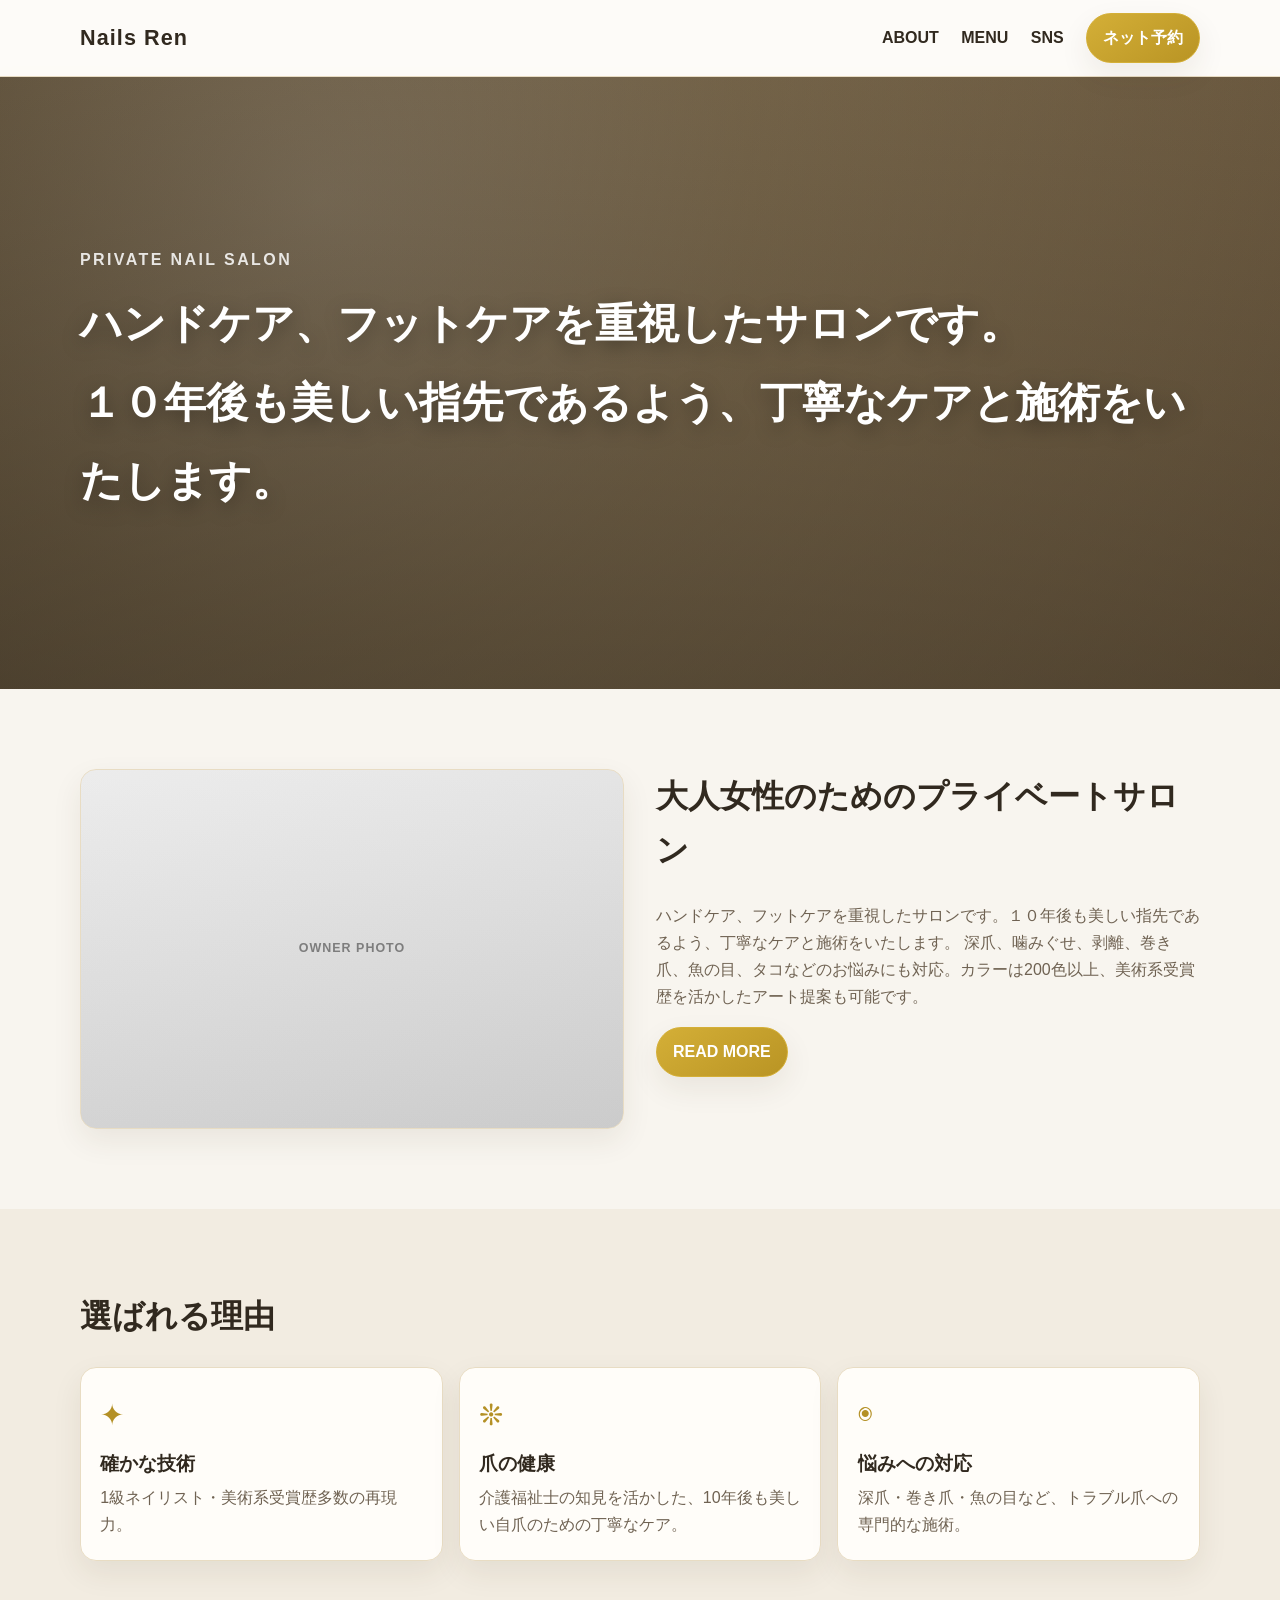
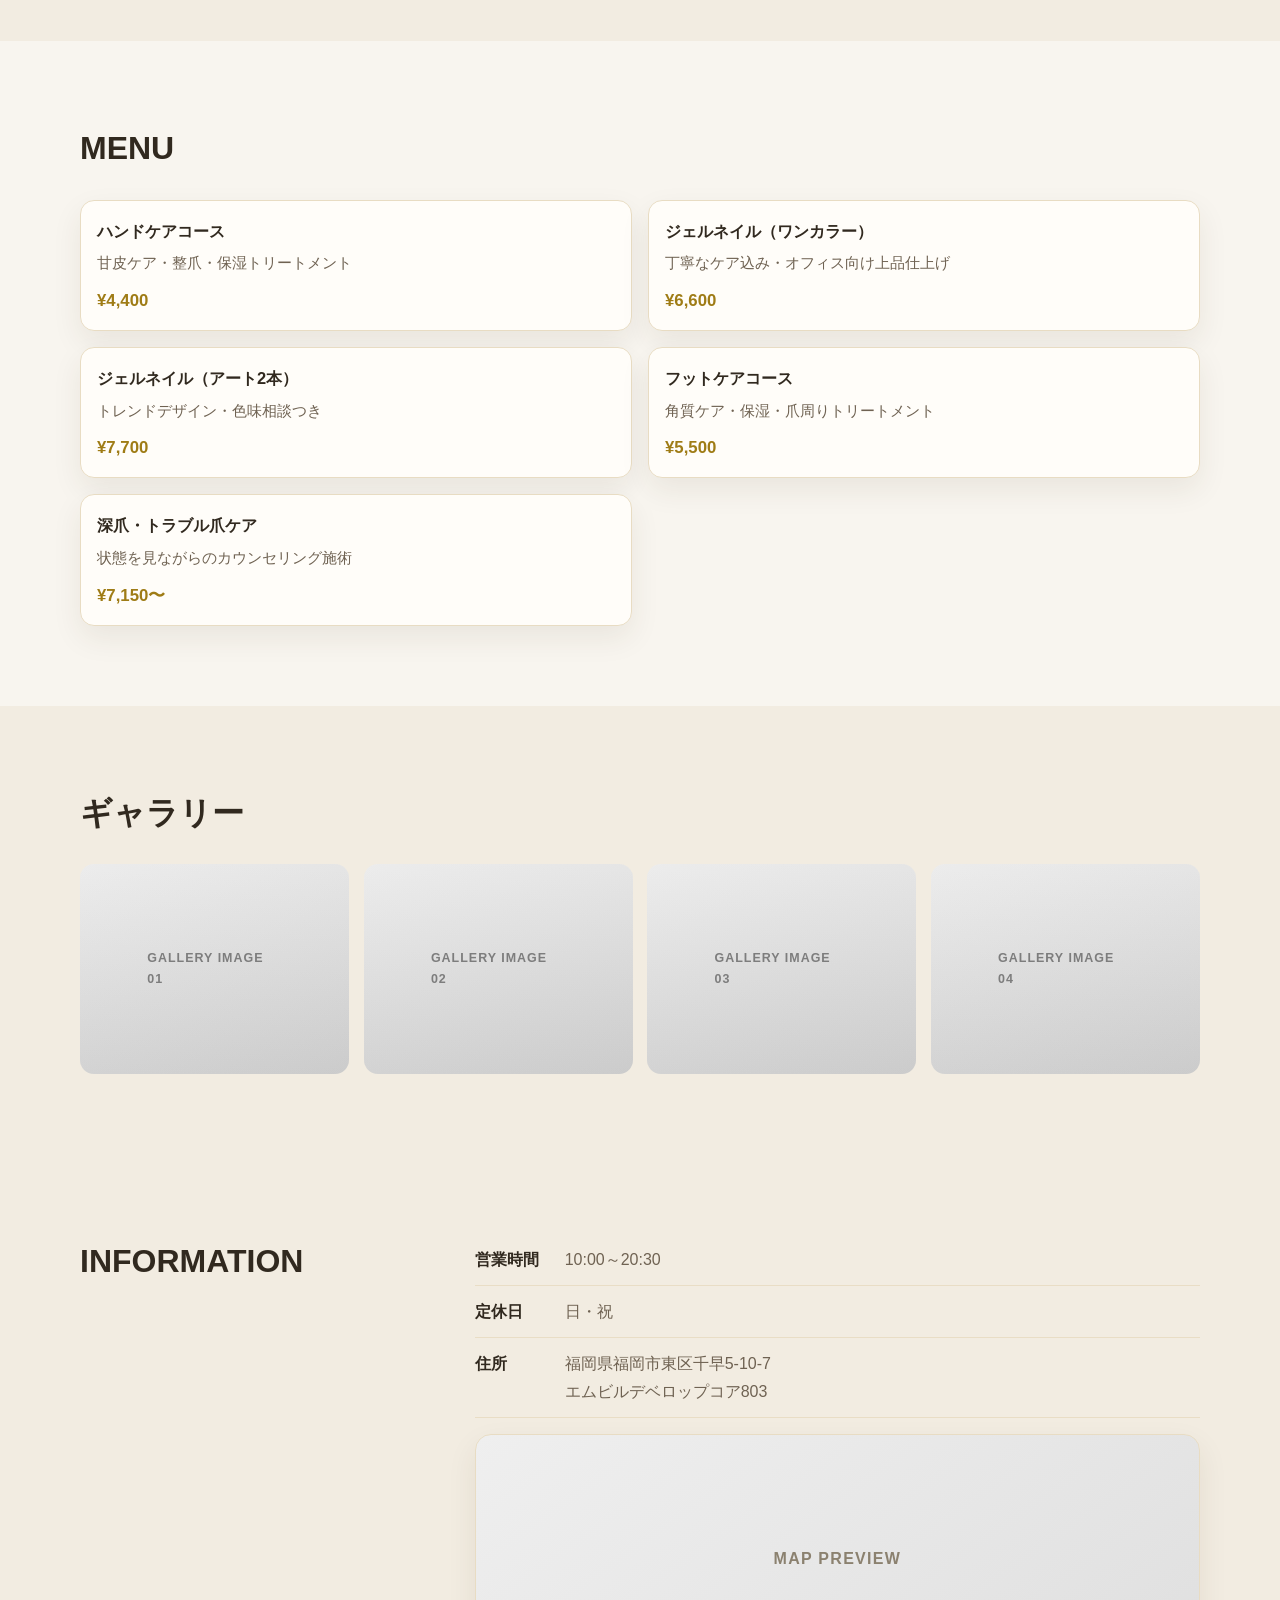
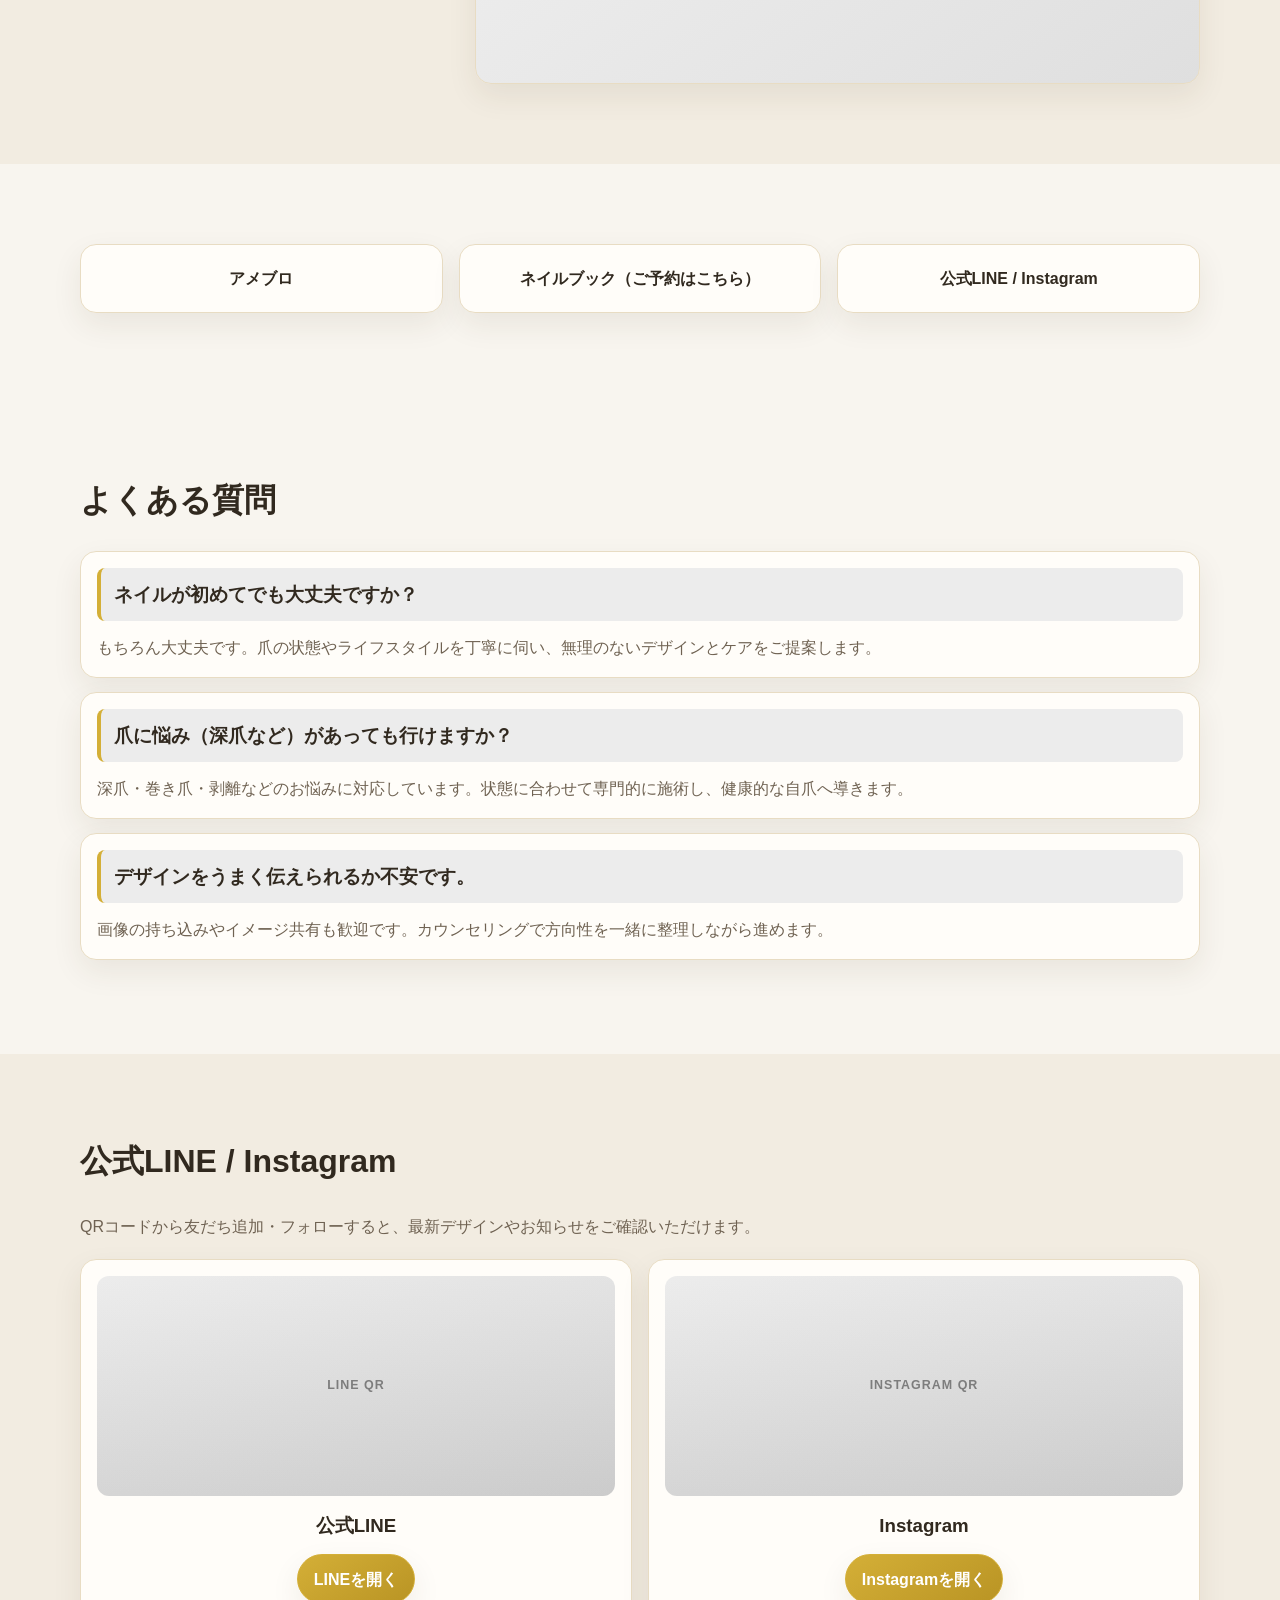
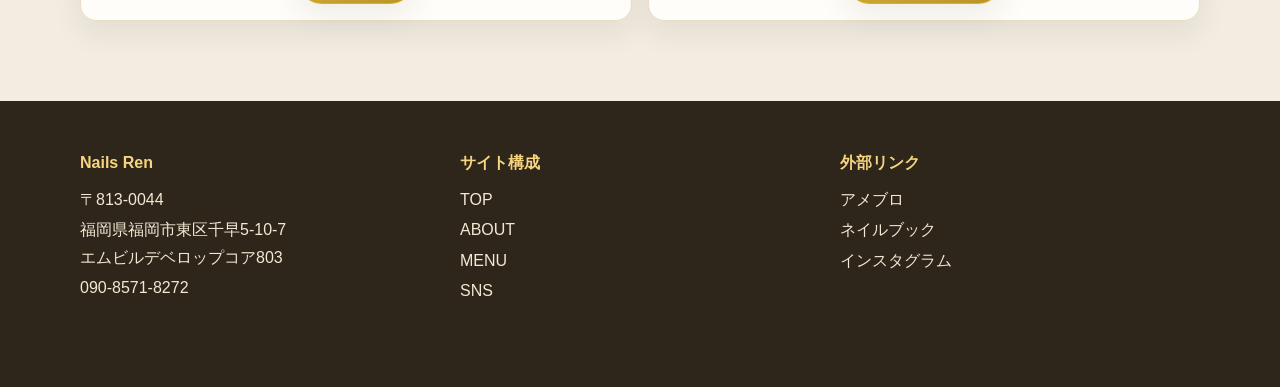
<file: index.html>
<!doctype html>
<html lang="ja">
<head>
  <meta charset="UTF-8">
  <meta name="viewport" content="width=device-width, initial-scale=1.0">
  <title>TOP - Nails Ren</title>
  <meta name="description" content="ハンドケア、フットケアを重視したサロンです。１０年後も美しい指先であるよう、丁寧なケアと施術をいたします。">
  <meta property="og:title" content="TOP - Nails Ren">
  <meta property="og:description" content="ハンドケア、フットケアを重視したサロンです。１０年後も美しい指先であるよう、丁寧なケアと施術をいたします。">
  <meta property="og:type" content="website">
  <link rel="stylesheet" href="style.css">
</head>
<body>
  <header class="site-header reveal">
    <div class="container nav-inner">
      <a class="logo" href="#top">Nails Ren</a>
      <nav class="desktop-nav" aria-label="メインメニュー">
        <a href="#about-section">ABOUT</a>
        <a href="#menu-section">MENU</a>
        <a href="#sns-section">SNS</a>
        <a class="btn btn-booking" href="https://nailbook.jp/nail-salon/22773" target="_blank" rel="noopener noreferrer">ネット予約</a>
      </nav>

      <details class="mobile-menu">
        <summary aria-label="メニューを開く">
          <span></span><span></span><span></span>
        </summary>
        <nav class="mobile-drawer" aria-label="モバイルメニュー">
          <a href="#about-section">ABOUT</a>
          <a href="#menu-section">MENU</a>
          <a href="#sns-section">SNS</a>
          <a href="https://nailbook.jp/nail-salon/22773" target="_blank" rel="noopener noreferrer">ネット予約</a>
        </nav>
      </details>
    </div>
  </header>

  <main>
    <section id="top" class="hero">
      <div class="hero-overlay"></div>
      <div class="container hero-content reveal delay-1">
        <p class="hero-kicker">Private Nail Salon</p>
        <h1>
          ハンドケア、フットケアを重視したサロンです。<br>
          １０年後も美しい指先であるよう、丁寧なケアと施術をいたします。
        </h1>
      </div>
    </section>

    <section id="about-section" class="section">
      <div class="container two-col">
        <div class="media-card reveal delay-1 photo-placeholder" role="img" aria-label="オーナー写真プレースホルダー" data-label="Owner Photo"></div>
        <div class="text-card reveal delay-2">
          <h2>大人女性のためのプライベートサロン</h2>
          <p>
            ハンドケア、フットケアを重視したサロンです。１０年後も美しい指先であるよう、丁寧なケアと施術をいたします。
            深爪、噛みぐせ、剥離、巻き爪、魚の目、タコなどのお悩みにも対応。カラーは200色以上、美術系受賞歴を活かしたアート提案も可能です。
          </p>
          <a href="#reason-section" class="btn">READ MORE</a>
        </div>
      </div>
    </section>

    <section id="reason-section" class="section muted">
      <div class="container">
        <h2 class="reveal">選ばれる理由</h2>
        <div class="strength-grid">
          <article class="strength-card reveal delay-1">
            <div class="strength-icon">✦</div>
            <h3>確かな技術</h3>
            <p>1級ネイリスト・美術系受賞歴多数の再現力。</p>
          </article>
          <article class="strength-card reveal delay-2">
            <div class="strength-icon">❊</div>
            <h3>爪の健康</h3>
            <p>介護福祉士の知見を活かした、10年後も美しい自爪のための丁寧なケア。</p>
          </article>
          <article class="strength-card reveal delay-3">
            <div class="strength-icon">◉</div>
            <h3>悩みへの対応</h3>
            <p>深爪・巻き爪・魚の目など、トラブル爪への専門的な施術。</p>
          </article>
        </div>
      </div>
    </section>

    <section id="menu-section" class="section">
      <div class="container">
        <h2 class="reveal">MENU</h2>
        <div class="menu-list reveal delay-1">
          <div class="menu-item">
            <h3>ハンドケアコース</h3>
            <p>甘皮ケア・整爪・保湿トリートメント</p>
            <strong>¥4,400</strong>
          </div>
          <div class="menu-item">
            <h3>ジェルネイル（ワンカラー）</h3>
            <p>丁寧なケア込み・オフィス向け上品仕上げ</p>
            <strong>¥6,600</strong>
          </div>
          <div class="menu-item">
            <h3>ジェルネイル（アート2本）</h3>
            <p>トレンドデザイン・色味相談つき</p>
            <strong>¥7,700</strong>
          </div>
          <div class="menu-item">
            <h3>フットケアコース</h3>
            <p>角質ケア・保湿・爪周りトリートメント</p>
            <strong>¥5,500</strong>
          </div>
          <div class="menu-item">
            <h3>深爪・トラブル爪ケア</h3>
            <p>状態を見ながらのカウンセリング施術</p>
            <strong>¥7,150〜</strong>
          </div>
        </div>
      </div>
    </section>

    <section class="section muted">
      <div class="container">
        <h2 class="reveal">ギャラリー</h2>
        <div class="gallery-grid">
          <div class="gallery-item photo-placeholder reveal delay-1" data-label="Gallery Image 01" role="img" aria-label="ギャラリー画像1プレースホルダー"></div>
          <div class="gallery-item photo-placeholder reveal delay-2" data-label="Gallery Image 02" role="img" aria-label="ギャラリー画像2プレースホルダー"></div>
          <div class="gallery-item photo-placeholder reveal delay-3" data-label="Gallery Image 03" role="img" aria-label="ギャラリー画像3プレースホルダー"></div>
          <div class="gallery-item photo-placeholder reveal delay-4" data-label="Gallery Image 04" role="img" aria-label="ギャラリー画像4プレースホルダー"></div>
        </div>
      </div>
    </section>

    <section class="section muted">
      <div class="container info-grid">
        <div class="reveal">
          <h2>INFORMATION</h2>
        </div>
        <div class="reveal delay-1">
          <dl class="info-list">
            <div><dt>営業時間</dt><dd>10:00～20:30</dd></div>
            <div><dt>定休日</dt><dd>日・祝</dd></div>
            <div><dt>住所</dt><dd>福岡県福岡市東区千早5-10-7<br>エムビルデベロップコア803</dd></div>
          </dl>
          <div class="map-placeholder" role="img" aria-label="地図プレースホルダー">MAP PREVIEW</div>
        </div>
      </div>
    </section>

    <section class="section">
      <div class="container link-grid">
        <a class="link-card reveal delay-1" target="_blank" href="https://ameblo.jp/nailsren/" rel="noopener noreferrer">アメブロ</a>
        <a class="link-card reveal delay-2" target="_blank" href="https://nailbook.jp/nail-salon/22773" rel="noopener noreferrer">ネイルブック（ご予約はこちら）</a>
        <a class="link-card reveal delay-3" href="#sns-section">公式LINE / Instagram</a>
      </div>
    </section>

    <section class="section faq">
      <div class="container">
        <h2 class="reveal">よくある質問</h2>
        <article class="faq-item reveal delay-1">
          <h3>ネイルが初めてでも大丈夫ですか？</h3>
          <p>もちろん大丈夫です。爪の状態やライフスタイルを丁寧に伺い、無理のないデザインとケアをご提案します。</p>
        </article>
        <article class="faq-item reveal delay-2">
          <h3>爪に悩み（深爪など）があっても行けますか？</h3>
          <p>深爪・巻き爪・剥離などのお悩みに対応しています。状態に合わせて専門的に施術し、健康的な自爪へ導きます。</p>
        </article>
        <article class="faq-item reveal delay-3">
          <h3>デザインをうまく伝えられるか不安です。</h3>
          <p>画像の持ち込みやイメージ共有も歓迎です。カウンセリングで方向性を一緒に整理しながら進めます。</p>
        </article>
      </div>
    </section>
    <section id="sns-section" class="section muted sns-section">
      <div class="container">
        <h2 class="reveal">公式LINE / Instagram</h2>
        <p class="sns-lead reveal delay-1">QRコードから友だち追加・フォローすると、最新デザインやお知らせをご確認いただけます。</p>
        <div class="sns-grid">
          <article class="sns-card reveal delay-1">
            <div class="qr-placeholder photo-placeholder" data-label="LINE QR" role="img" aria-label="LINE QRコードプレースホルダー"></div>
            <h3>公式LINE</h3>
            <a class="btn" href="https://line.me/" target="_blank" rel="noopener noreferrer">LINEを開く</a>
          </article>
          <article class="sns-card reveal delay-2">
            <div class="qr-placeholder photo-placeholder" data-label="Instagram QR" role="img" aria-label="Instagram QRコードプレースホルダー"></div>
            <h3>Instagram</h3>
            <a class="btn" href="https://www.instagram.com/ryoko_nailsren/?hl=ja" target="_blank" rel="noopener noreferrer">Instagramを開く</a>
          </article>
        </div>
      </div>
    </section>
  </main>

  <footer class="site-footer">
    <div class="container footer-grid">
      <div>
        <h4>Nails Ren</h4>
        <p>〒813-0044</p>
        <p>福岡県福岡市東区千早5-10-7<br>エムビルデベロップコア803</p>
        <p>090-8571-8272</p>
      </div>
      <div>
        <h4>サイト構成</h4>
        <p><a href="#top">TOP</a></p>
        <p><a href="#about-section">ABOUT</a></p>
        <p><a href="#menu-section">MENU</a></p>
        <p><a href="#sns-section">SNS</a></p>
      </div>
      <div>
        <h4>外部リンク</h4>
        <p><a href="https://ameblo.jp/nailsren/" target="_blank" rel="noopener noreferrer">アメブロ</a></p>
        <p><a href="https://nailbook.jp/nail-salon/22773" target="_blank" rel="noopener noreferrer">ネイルブック</a></p>
        <p><a href="https://www.instagram.com/ryoko_nailsren/?hl=ja" target="_blank" rel="noopener noreferrer">インスタグラム</a></p>
      </div>
    </div>
  </footer>

  <nav class="mobile-floating-menu" aria-label="クイックメニュー">
    <a href="https://nailbook.jp/nail-salon/22773" target="_blank" rel="noopener noreferrer"><span class="emoji">📅</span><span>予約</span></a>
    <a href="#menu-section"><span class="emoji">✦</span><span>メニュー</span></a>
    <a href="#sns-section"><span class="emoji">💬</span><span>公式LINE/Instagram</span></a>
  </nav>
</body>
</html>
</file>
<file: style.css>
:root {
  --bg: #f8f5ef;
  --surface: #fffdf9;
  --surface-muted: #f2ece1;
  --text: #31291f;
  --subtext: #6f6252;
  --gold: #d4af37;
  --gold-soft: #e6cd77;
  --border: #e8dcc3;
  --shadow: 0 12px 30px rgba(68, 51, 23, 0.08);
}

* { box-sizing: border-box; }
html, body { margin: 0; padding: 0; }
html {
  scroll-behavior: smooth;
  scroll-padding-top: 92px;
}
body {
  font-family: "Yu Gothic", "Hiragino Kaku Gothic ProN", sans-serif;
  color: var(--text);
  background: var(--bg);
  line-height: 1.7;
}
a { color: inherit; text-decoration: none; }

.container {
  width: min(1120px, calc(100% - 2rem));
  margin: 0 auto;
}

.site-header {
  position: sticky;
  top: 0;
  z-index: 30;
  background: rgba(253, 251, 248, 0.95);
  border-bottom: 1px solid var(--border);
  backdrop-filter: blur(6px);
}
.nav-inner {
  min-height: 76px;
  display: flex;
  align-items: center;
  justify-content: space-between;
  gap: 1rem;
}
.logo {
  font-size: 1.35rem;
  font-weight: 700;
  letter-spacing: 0.05em;
}
.desktop-nav {
  display: flex;
  align-items: center;
  gap: 1.4rem;
}
.desktop-nav > a { font-weight: 600; }

.btn {
  display: inline-flex;
  align-items: center;
  justify-content: center;
  border: 1px solid var(--gold);
  background: linear-gradient(145deg, var(--gold), #b99424);
  color: #fff;
  font-weight: 700;
  padding: 0.65rem 1rem;
  border-radius: 999px;
  box-shadow: var(--shadow);
  transition: filter .35s ease, transform .35s ease;
}
.btn:hover { filter: brightness(1.08); transform: translateY(-1px); }

.mobile-menu { display: none; position: relative; }
.mobile-menu summary {
  list-style: none;
  width: 48px;
  height: 48px;
  border: 1px solid var(--border);
  border-radius: 10px;
  display: grid;
  place-content: center;
  gap: 5px;
  cursor: pointer;
  background: var(--surface);
}
.mobile-menu summary::-webkit-details-marker { display: none; }
.mobile-menu summary span {
  display: block;
  width: 20px;
  height: 2px;
  background: var(--text);
}
.mobile-drawer {
  position: absolute;
  right: 0;
  top: calc(100% + .75rem);
  min-width: 220px;
  background: var(--surface);
  border: 1px solid var(--border);
  border-radius: 12px;
  box-shadow: var(--shadow);
  overflow: hidden;
}
.mobile-drawer a {
  display: block;
  padding: .9rem 1rem;
  border-bottom: 1px solid #eee3cc;
  font-weight: 600;
}
.mobile-drawer a:last-child { border-bottom: 0; }

.hero {
  position: relative;
  min-height: 68vh;
  display: flex;
  align-items: center;
  background:
    linear-gradient(120deg, rgba(43, 35, 24, .56), rgba(43, 35, 24, .25)),
    radial-gradient(circle at 25% 20%, #d7c2a0 0%, #b89f76 40%, #8e7654 100%);
}
.hero-overlay {
  position: absolute;
  inset: 0;
  background: linear-gradient(to top, rgba(27, 22, 15, .4), rgba(27, 22, 15, .1));
}
.hero-content {
  position: relative;
  color: #fff;
}
.hero-kicker {
  text-transform: uppercase;
  letter-spacing: .15em;
  font-weight: 700;
  opacity: .85;
  margin: 0 0 .75rem;
}
.hero h1 {
  margin: 0;
  font-size: clamp(1.6rem, 3.3vw, 2.8rem);
  line-height: 1.85;
  text-shadow: 0 6px 20px rgba(0,0,0,.35);
}

.section { padding: 5rem 0; }
.section.muted { background: var(--surface-muted); }
h2 { margin: 0 0 1.5rem; font-size: clamp(1.5rem, 3vw, 2rem); }

.two-col {
  display: grid;
  grid-template-columns: 1fr 1fr;
  gap: 2rem;
}
.text-card p { color: var(--subtext); }

.media-card,
.strength-card,
.faq-item,
.link-card,
.map-placeholder {
  border: 1px solid var(--border);
  border-radius: 16px;
  background: var(--surface);
  box-shadow: var(--shadow);
}

.media-card { min-height: 360px; }

.photo-placeholder {
  position: relative;
  overflow: hidden;
  background: linear-gradient(145deg, #e9e9e9, #d8d8d8);
}
.photo-placeholder::before {
  content: "";
  position: absolute;
  inset: 0;
  background: linear-gradient(180deg, rgba(255,255,255,.15), rgba(0,0,0,.06));
}
.photo-placeholder::after {
  content: attr(data-label);
  position: absolute;
  top: 50%;
  left: 50%;
  transform: translate(-50%, -50%);
  color: #7d7d7d;
  letter-spacing: .08em;
  font-size: .78rem;
  font-weight: 700;
  text-transform: uppercase;
}

.strength-grid {
  display: grid;
  grid-template-columns: repeat(3, 1fr);
  gap: 1rem;
}

.menu-list {
  display: grid;
  grid-template-columns: repeat(2, 1fr);
  gap: 1rem;
}
.menu-item {
  border: 1px solid var(--border);
  border-radius: 14px;
  background: var(--surface);
  box-shadow: var(--shadow);
  padding: 1rem 1rem 0.9rem;
}
.menu-item h3 {
  margin: 0;
  font-size: 1.03rem;
}
.menu-item p {
  margin: 0.35rem 0 0.7rem;
  color: var(--subtext);
  font-size: 0.94rem;
}
.menu-item strong {
  color: #9f7c16;
  font-size: 1.05rem;
}
.strength-card { padding: 1.4rem 1.2rem; }
.strength-icon {
  font-size: 1.8rem;
  color: #b49025;
}
.strength-card h3 { margin: .5rem 0 .25rem; }
.strength-card p { margin: 0; color: var(--subtext); }

.gallery-grid {
  display: grid;
  grid-template-columns: repeat(4, 1fr);
  gap: .9rem;
}
.gallery-item { min-height: 210px; border-radius: 14px; }

.info-grid {
  display: grid;
  grid-template-columns: 1fr 2fr;
  gap: 2rem;
}
.info-list { margin: 0 0 1rem; }
.info-list > div {
  display: grid;
  grid-template-columns: 90px 1fr;
  padding: .75rem 0;
  border-bottom: 1px solid #e9ddc5;
}
.info-list dt { font-weight: 700; }
.info-list dd { margin: 0; color: var(--subtext); }
.map-placeholder {
  min-height: 250px;
  display: grid;
  place-content: center;
  color: #8b816f;
  font-weight: 700;
  letter-spacing: .08em;
  background: linear-gradient(145deg, #efefef, #dfdfdf);
}

.link-grid {
  display: grid;
  grid-template-columns: repeat(3, 1fr);
  gap: 1rem;
}
.link-card {
  padding: 1.25rem 1rem;
  font-weight: 700;
  text-align: center;
  transition: filter .35s ease, transform .35s ease;
}
.link-card:hover { filter: brightness(1.08); transform: translateY(-1px); }

.faq .faq-item { padding: 1rem; margin-bottom: .9rem; }
.faq h3 {
  margin: 0;
  padding: .65rem .8rem;
  background: #ececec;
  border-left: 4px solid var(--gold);
  border-radius: 8px;
}
.faq p { margin: .8rem 0 0; color: var(--subtext); }

.sns-section .sns-lead {
  margin: 0 0 1.2rem;
  color: var(--subtext);
}
.sns-grid {
  display: grid;
  grid-template-columns: repeat(2, 1fr);
  gap: 1rem;
}
.sns-card {
  border: 1px solid var(--border);
  border-radius: 16px;
  background: var(--surface);
  box-shadow: var(--shadow);
  padding: 1rem;
  text-align: center;
}
.sns-card h3 {
  margin: 0.85rem 0 0.8rem;
}
.qr-placeholder {
  min-height: 220px;
  border-radius: 12px;
}

.site-footer {
  background: #2f261b;
  color: #f2e8d3;
  padding: 3rem 0 5rem;
}
.footer-grid {
  display: grid;
  grid-template-columns: repeat(3, 1fr);
  gap: 1.25rem;
}
.footer-grid h4 { margin: 0 0 .6rem; color: #f6d57f; }
.footer-grid p { margin: .2rem 0; }
.footer-grid a { color: #f2e8d3; }

.mobile-floating-menu {
  display: none;
  position: fixed;
  left: 0;
  right: 0;
  bottom: 0;
  z-index: 40;
  background: var(--surface);
  border-top: 1px solid var(--border);
  box-shadow: 0 -6px 20px rgba(0,0,0,.1);
  grid-template-columns: repeat(3, 1fr);
}
.mobile-floating-menu a {
  min-height: 56px;
  display: flex;
  flex-direction: column;
  align-items: center;
  justify-content: center;
  gap: 2px;
  font-size: .64rem;
  font-weight: 700;
  transition: filter .35s ease;
}
.mobile-floating-menu .emoji { font-size: 1.3rem; line-height: 1; }
.mobile-floating-menu a:hover { filter: brightness(1.08); }
.mobile-floating-menu a:first-child { color: #af8a21; background: rgba(212,175,55,.1); }

.reveal {
  opacity: 0;
  transform: translateY(16px);
  animation: fadeUp .85s ease forwards;
}
.delay-1 { animation-delay: .1s; }
.delay-2 { animation-delay: .2s; }
.delay-3 { animation-delay: .3s; }
.delay-4 { animation-delay: .4s; }
@keyframes fadeUp {
  to { opacity: 1; transform: translateY(0); }
}

@media (max-width: 920px) {
  .two-col,
  .info-grid { grid-template-columns: 1fr; }
  .gallery-grid { grid-template-columns: repeat(2, 1fr); }
  .link-grid { grid-template-columns: 1fr; }
  .menu-list,
  .sns-grid { grid-template-columns: 1fr; }
}

@media (max-width: 768px) {
  html { scroll-padding-top: 82px; }
  body { padding-bottom: 64px; }
  .desktop-nav { display: none; }
  .mobile-menu { display: block; }
  .section { padding: 3.5rem 0; }
  .hero { min-height: 58vh; }
  .hero h1 { line-height: 1.9; font-size: 1.34rem; }
  .strength-grid { grid-template-columns: 1fr; gap: .9rem; }
  .gallery-grid { grid-template-columns: 1fr; }
  .footer-grid { grid-template-columns: 1fr; }
  .mobile-floating-menu { display: grid; }
}
</file>
